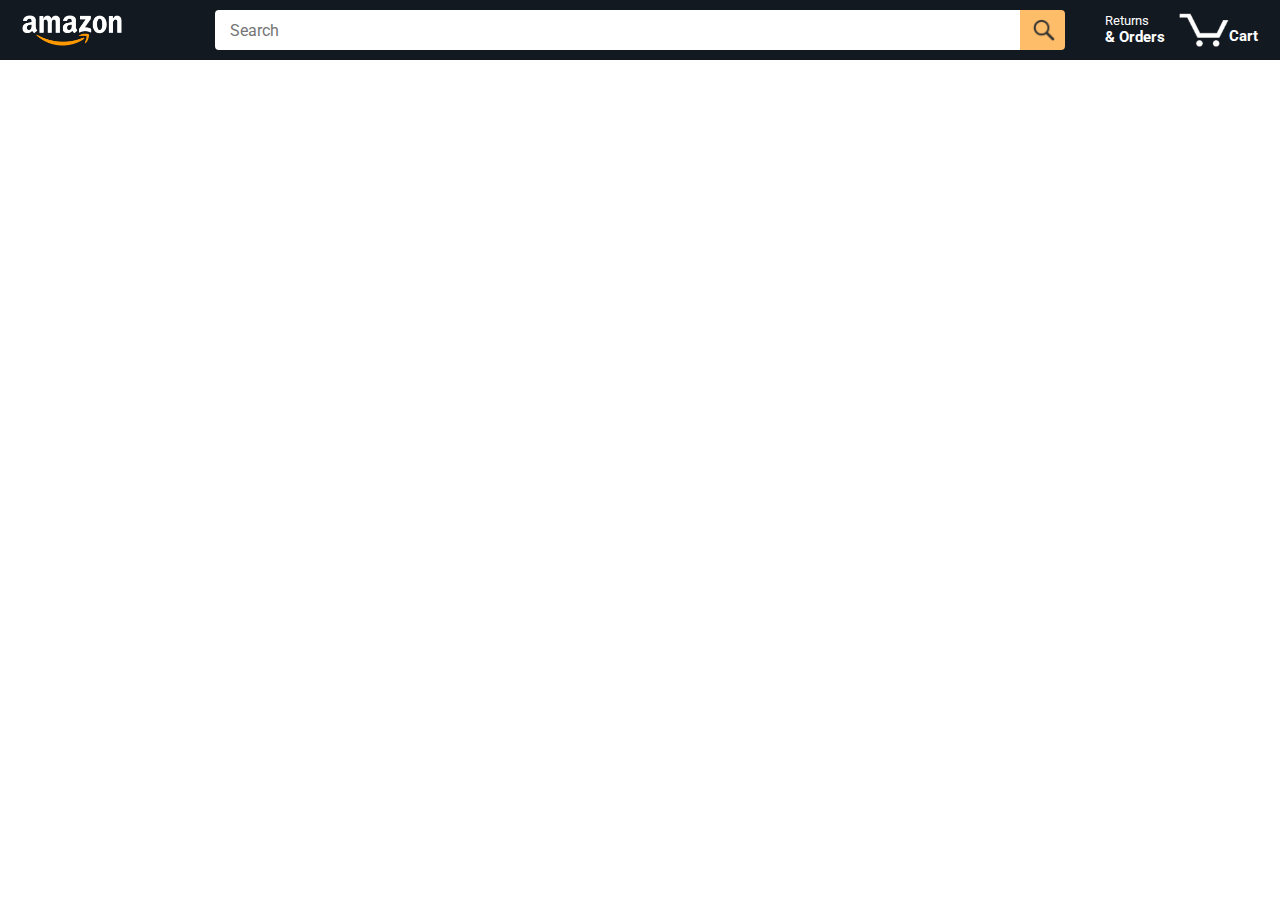
<file: index.html>
<!DOCTYPE html>
<html>
  <head>
    <title>Amazon Project</title>

    <!-- This code is needed for responsive design to work.
      (Responsive design = make the website look good on
      smaller screen sizes like a phone or a tablet). -->
    <meta name="viewport" content="width=device-width, initial-scale=1">

    <!-- Load a font called Roboto from Google Fonts. -->
    <link rel="preconnect" href="https://fonts.googleapis.com">
    <link rel="preconnect" href="https://fonts.gstatic.com" crossorigin>
    <link href="https://fonts.googleapis.com/css2?family=Roboto:wght@400;500;700&display=swap" rel="stylesheet">

    <!-- Here are the CSS files for this page. -->
    <link rel="stylesheet" href="styles/shared/general.css">
    <link rel="stylesheet" href="styles/shared/amazon-header.css">
    <link rel="stylesheet" href="styles/pages/amazon.css">
  </head>
  <body>
    <div class="amazon-header">
      <div class="amazon-header-left-section">
        <a href="index.html" class="header-link">
          <img class="amazon-logo"
            src="images/amazon-logo-white.png">
          <img class="amazon-mobile-logo"
            src="images/amazon-mobile-logo-white.png">
        </a>
      </div>

      <div class="amazon-header-middle-section">
        <input class="search-bar" type="text" placeholder="Search">

        <button class="search-button">
          <img class="search-icon" src="images/icons/search-icon.png">
        </button>
      </div>

      <div class="amazon-header-right-section">
        <a class="orders-link header-link" href="orders.html">
          <span class="returns-text">Returns</span>
          <span class="orders-text">& Orders</span>
        </a>

        <a class="cart-link header-link" href="checkout.html">
          <img class="cart-icon" src="images/icons/cart-icon.png">
          <div class="cart-quantity js-cart-quantity"></div>
          <div class="cart-text">Cart</div>
        </a>
      </div>
    </div>
    
    <div class="main">
      <div class="products-grid js-products-grid"></div>
    </div>


    <script type="module" src="./scripts/amazon.js"></script>
  </body>
</html>
</file>
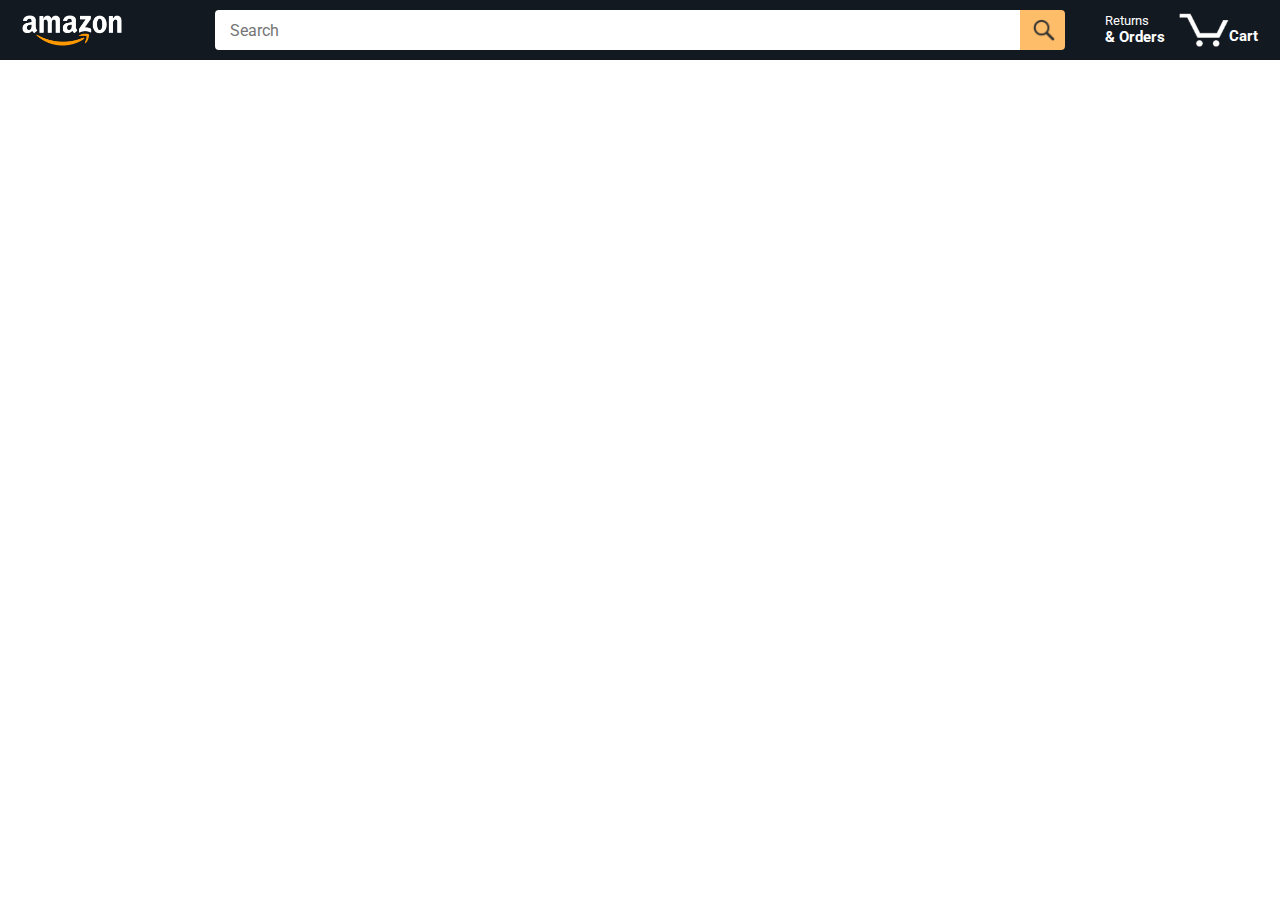
<file: amazon.html>
<!DOCTYPE html>
<html>
  <head>
    <title>Amazon Project</title>

    <!-- This code is needed for responsive design to work.
      (Responsive design = make the website look good on
      smaller screen sizes like a phone or a tablet). -->
    <meta name="viewport" content="width=device-width, initial-scale=1">

    <!-- Load a font called Roboto from Google Fonts. -->
    <link rel="preconnect" href="https://fonts.googleapis.com">
    <link rel="preconnect" href="https://fonts.gstatic.com" crossorigin>
    <link href="https://fonts.googleapis.com/css2?family=Roboto:wght@400;500;700&display=swap" rel="stylesheet">

    <!-- Here are the CSS files for this page. -->
    <link rel="stylesheet" href="styles/shared/general.css">
    <link rel="stylesheet" href="styles/shared/amazon-header.css">
    <link rel="stylesheet" href="styles/pages/amazon.css">
  </head>
  <body>
    <div class="amazon-header">
      <div class="amazon-header-left-section">
        <a href="amazon.html" class="header-link">
          <img class="amazon-logo"
            src="images/amazon-logo-white.png">
          <img class="amazon-mobile-logo"
            src="images/amazon-mobile-logo-white.png">
        </a>
      </div>

      <div class="amazon-header-middle-section">
        <input class="search-bar" type="text" placeholder="Search">

        <button class="search-button">
          <img class="search-icon" src="images/icons/search-icon.png">
        </button>
      </div>

      <div class="amazon-header-right-section">
        <a class="orders-link header-link" href="orders.html">
          <span class="returns-text">Returns</span>
          <span class="orders-text">& Orders</span>
        </a>

        <a class="cart-link header-link" href="checkout.html">
          <img class="cart-icon" src="images/icons/cart-icon.png">
          <div class="cart-quantity js-cart-quantity"></div>
          <div class="cart-text">Cart</div>
        </a>
      </div>
    </div>
    
    <div class="main">
      <div class="products-grid js-products-grid"></div>
    </div>


    <script type="module" src="./scripts/amazon.js"></script>
  </body>
</html>
</file>
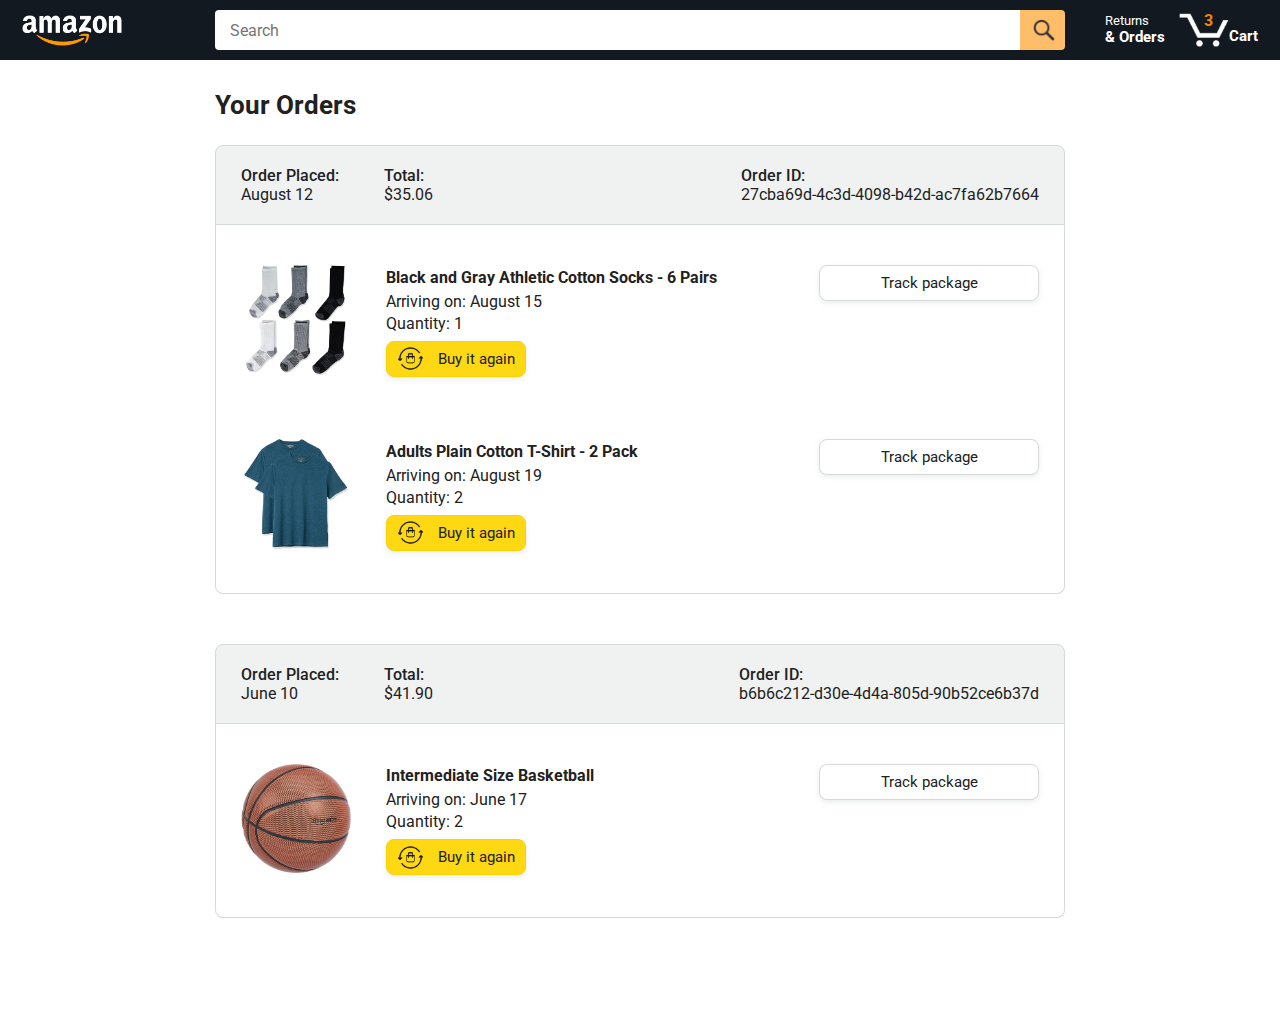
<file: orders.html>
<!DOCTYPE html>
<html>
  <head>
    <title>Orders</title>

    <!-- This code is needed for responsive design to work.
      (Responsive design = make the website look good on
      smaller screen sizes like a phone or a tablet). -->
    <meta name="viewport" content="width=device-width, initial-scale=1">

    <!-- Load a font called Roboto from Google Fonts. -->
    <link rel="preconnect" href="https://fonts.googleapis.com">
    <link rel="preconnect" href="https://fonts.gstatic.com" crossorigin>
    <link href="https://fonts.googleapis.com/css2?family=Roboto:wght@400;500;700&display=swap" rel="stylesheet">

    <!-- Here are the CSS files for this page. -->
    <link rel="stylesheet" href="styles/shared/general.css">
    <link rel="stylesheet" href="styles/shared/amazon-header.css">
    <link rel="stylesheet" href="styles/pages/orders.css">
  </head>
  <body>
    <div class="amazon-header">
      <div class="amazon-header-left-section">
        <a href="index.html" class="header-link">
          <img class="amazon-logo"
            src="images/amazon-logo-white.png">
          <img class="amazon-mobile-logo"
            src="images/amazon-mobile-logo-white.png">
        </a>
      </div>

      <div class="amazon-header-middle-section">
        <input class="search-bar" type="text" placeholder="Search">

        <button class="search-button">
          <img class="search-icon" src="images/icons/search-icon.png">
        </button>
      </div>

      <div class="amazon-header-right-section">
        <a class="orders-link header-link" href="orders.html">
          <span class="returns-text">Returns</span>
          <span class="orders-text">& Orders</span>
        </a>

        <a class="cart-link header-link" href="checkout.html">
          <img class="cart-icon" src="images/icons/cart-icon.png">
          <div class="cart-quantity">3</div>
          <div class="cart-text">Cart</div>
        </a>
      </div>
    </div>

    <div class="main">
      <div class="page-title">Your Orders</div>

      <div class="orders-grid">
        <div class="order-container">
          
          <div class="order-header">
            <div class="order-header-left-section">
              <div class="order-date">
                <div class="order-header-label">Order Placed:</div>
                <div>August 12</div>
              </div>
              <div class="order-total">
                <div class="order-header-label">Total:</div>
                <div>$35.06</div>
              </div>
            </div>

            <div class="order-header-right-section">
              <div class="order-header-label">Order ID:</div>
              <div>27cba69d-4c3d-4098-b42d-ac7fa62b7664</div>
            </div>
          </div>

          <div class="order-details-grid">
            <div class="product-image-container">
              <img src="images/products/athletic-cotton-socks-6-pairs.jpg">
            </div>

            <div class="product-details">
              <div class="product-name">
                Black and Gray Athletic Cotton Socks - 6 Pairs
              </div>
              <div class="product-delivery-date">
                Arriving on: August 15
              </div>
              <div class="product-quantity">
                Quantity: 1
              </div>
              <button class="buy-again-button button-primary">
                <img class="buy-again-icon" src="images/icons/buy-again.png">
                <span class="buy-again-message">Buy it again</span>
              </button>
            </div>

            <div class="product-actions">
              <a href="tracking.html?orderId=123&ProductId=456">
                <button class="track-package-button button-secondary">
                  Track package
                </button>
              </a>
            </div>

            <div class="product-image-container">
              <img src="images/products/adults-plain-cotton-tshirt-2-pack-teal.jpg">
            </div>

            <div class="product-details">
              <div class="product-name">
                Adults Plain Cotton T-Shirt - 2 Pack
              </div>
              <div class="product-delivery-date">
                Arriving on: August 19
              </div>
              <div class="product-quantity">
                Quantity: 2
              </div>
              <button class="buy-again-button button-primary">
                <img class="buy-again-icon" src="images/icons/buy-again.png">
                <span class="buy-again-message">Buy it again</span>
              </button>
            </div>

            <div class="product-actions">
              <a href="tracking.html">
                <button class="track-package-button button-secondary">
                  Track package
                </button>
              </a>
            </div>
          </div>
        </div>

        <div class="order-container">

          <div class="order-header">
            <div class="order-header-left-section">
              <div class="order-date">
                <div class="order-header-label">Order Placed:</div>
                <div>June 10</div>
              </div>
              <div class="order-total">
                <div class="order-header-label">Total:</div>
                <div>$41.90</div>
              </div>
            </div>

            <div class="order-header-right-section">
              <div class="order-header-label">Order ID:</div>
              <div>b6b6c212-d30e-4d4a-805d-90b52ce6b37d</div>
            </div>
          </div>

          <div class="order-details-grid">
            <div class="product-image-container">
              <img src="images/products/intermediate-composite-basketball.jpg">
            </div>

            <div class="product-details">
              <div class="product-name">
                Intermediate Size Basketball
              </div>
              <div class="product-delivery-date">
                Arriving on: June 17
              </div>
              <div class="product-quantity">
                Quantity: 2
              </div>
              <button class="buy-again-button button-primary">
                <img class="buy-again-icon" src="images/icons/buy-again.png">
                <span class="buy-again-message">Buy it again</span>
              </button>
            </div>

            <div class="product-actions">
              <a href="tracking.html">
                <button class="track-package-button button-secondary">
                  Track package
                </button>
              </a>
            </div>
          </div>
        </div>
      </div>
    </div>
  </body>
</html>
</file>
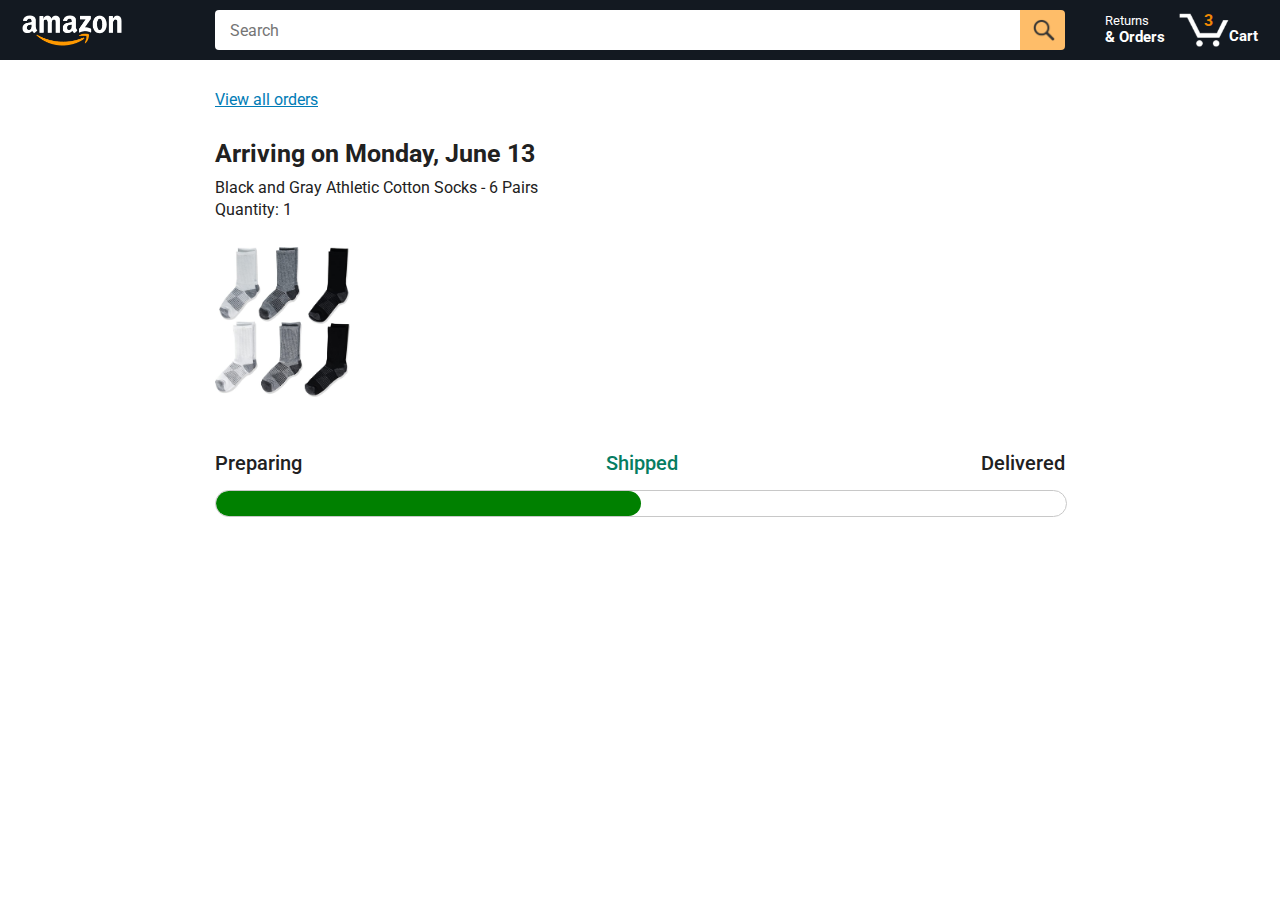
<file: tracking.html>
<!DOCTYPE html>
<html>
  <head>
    <title>Tracking</title>

    <!-- This code is needed for responsive design to work.
      (Responsive design = make the website look good on
      smaller screen sizes like a phone or a tablet). -->
    <meta name="viewport" content="width=device-width, initial-scale=1">

    <!-- Load a font called Roboto from Google Fonts. -->
    <link rel="preconnect" href="https://fonts.googleapis.com">
    <link rel="preconnect" href="https://fonts.gstatic.com" crossorigin>
    <link href="https://fonts.googleapis.com/css2?family=Roboto:wght@400;500;700&display=swap" rel="stylesheet">

    <!-- Here are the CSS files for this page. -->
    <link rel="stylesheet" href="styles/shared/general.css">
    <link rel="stylesheet" href="styles/shared/amazon-header.css">
    <link rel="stylesheet" href="styles/pages/tracking.css">
  </head>
  <body>
    <div class="amazon-header">
      <div class="amazon-header-left-section">
        <a href="index.html" class="header-link">
          <img class="amazon-logo"
            src="images/amazon-logo-white.png">
          <img class="amazon-mobile-logo"
            src="images/amazon-mobile-logo-white.png">
        </a>
      </div>

      <div class="amazon-header-middle-section">
        <input class="search-bar" type="text" placeholder="Search">

        <button class="search-button">
          <img class="search-icon" src="images/icons/search-icon.png">
        </button>
      </div>

      <div class="amazon-header-right-section">
        <a class="orders-link header-link" href="orders.html">
          <span class="returns-text">Returns</span>
          <span class="orders-text">& Orders</span>
        </a>

        <a class="cart-link header-link" href="checkout.html">
          <img class="cart-icon" src="images/icons/cart-icon.png">
          <div class="cart-quantity">3</div>
          <div class="cart-text">Cart</div>
        </a>
      </div>
    </div>

    <div class="main">
      <div class="order-tracking">
        <a class="back-to-orders-link link-primary" href="orders.html">
          View all orders
        </a>

        <div class="delivery-date">
          Arriving on Monday, June 13
        </div>

        <div class="product-info">
          Black and Gray Athletic Cotton Socks - 6 Pairs
        </div>

        <div class="product-info">
          Quantity: 1
        </div>

        <img class="product-image" src="images/products/athletic-cotton-socks-6-pairs.jpg">

        <div class="progress-labels-container">
          <div class="progress-label">
            Preparing
          </div>
          <div class="progress-label current-status">
            Shipped
          </div>
          <div class="progress-label">
            Delivered
          </div>
        </div>

        <div class="progress-bar-container">
          <div class="progress-bar"></div>
        </div>
      </div>
    </div>

    <script>

      const url = new URL(window.location.href);
      console.log(url.searchParams.get('orderId'));
      console.log(url.searchParams.get('productId'));
    </script>
  </body>
</html>
</file>
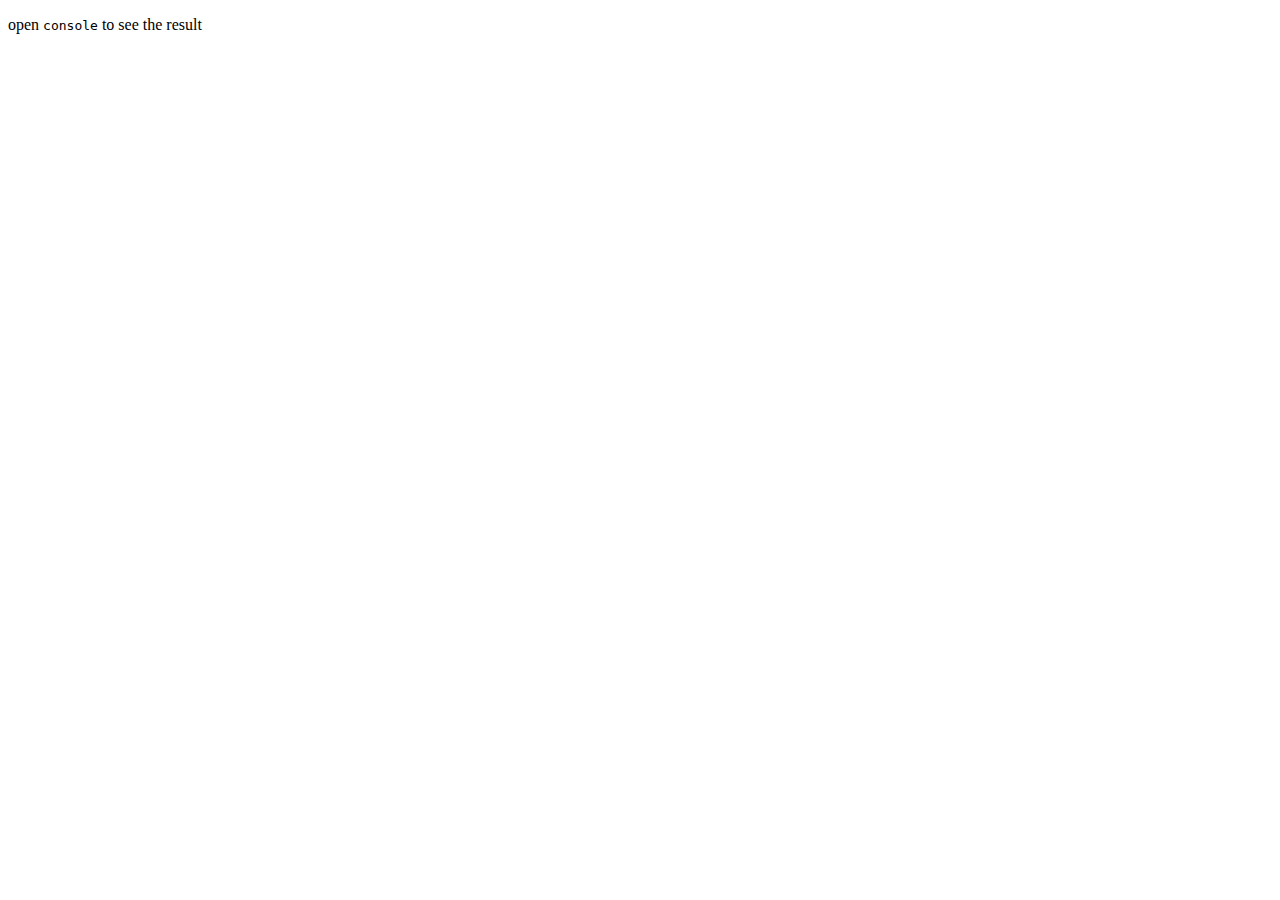
<file: Tests/test.html>
<!DOCTYPE html>
<html lang="en">
<head>
  <meta charset="UTF-8">
  <meta name="viewport" content="width=device-width, initial-scale=1.0">
  <title>test file</title>
</head>
<body>
  <p>open <code>console</code> to see the result</p>  

  <script type="module" src="./moneyTest.js"></script>
</body>
</html>
</file>
<file: styles/shared/general.css>
body {
  font-family: Roboto, Arial;
  color: rgb(33, 33, 33);
  /* The <body> element has a default margin of 8px
     on all sides. This removes the default margins. */
  margin: 0;
}

/* <p> elements have a default margin on the top
   and bottom. This removes the default margins. */
p {
  margin: 0;
}

button {
  cursor: pointer;
}

select {
  cursor: pointer;
}

input, select, button {
  font-family: Roboto, Arial;
}

.button-primary {
  color: rgb(33, 33, 33);
  background-color: rgb(255, 216, 20);
  border: 1px solid rgb(252, 210, 0);
  border-radius: 8px;
  cursor: pointer;
  box-shadow: 0 2px 5px rgba(213, 217, 217, 0.5);
}

.button-primary:hover {
  background-color: rgb(247, 202, 0);
  border: 1px solid rgb(242, 194, 0);
}

.button-primary:active {
  background: rgb(255, 216, 20);
  border-color: rgb(252, 210, 0);
  box-shadow: none;
}

.button-secondary {
  color: rgb(33, 33, 33);
  background: white;
  border: 1px solid rgb(213, 217, 217);
  border-radius: 8px;
  cursor: pointer;
  box-shadow: 0 2px 5px rgba(213, 217, 217, 0.5);
}

.button-secondary:hover {
  background-color: rgb(247, 250, 250);
}

.button-secondary:active {
  background-color: rgb(237, 253, 255);
  box-shadow: none;
}

/* These styles will limit text to 2 lines. Anything
   beyond 2 lines will be replaced with "..."
   You can find this code by using an A.I. tool or by
   searching in Google.
   https://css-tricks.com/almanac/properties/l/line-clamp/ */
.limit-text-to-2-lines {
  display: -webkit-box;
  -webkit-line-clamp: 2;
  -webkit-box-orient: vertical;
  overflow: hidden;
}

.link-primary {
  color: rgb(1, 124, 182);
  cursor: pointer;
}

.link-primary:hover {
  color: rgb(196, 80, 0);
}

/* Styles for dropdown selectors. */
select {
  color: rgb(33, 33, 33);
  background-color: rgb(240, 240, 240);
  border: 1px solid rgb(213, 217, 217);
  border-radius: 8px;
  padding: 3px 5px;
  font-size: 15px;
  cursor: pointer;
  box-shadow: 0 2px 5px rgba(213, 217, 217, 0.5);
}

select:focus,
input:focus {
  outline: 2px solid rgb(255, 153, 0);
}
</file>
<file: styles/shared/amazon-header.css>
.amazon-header {
  background-color: rgb(19, 25, 33);
  color: white;
  padding-left: 15px;
  padding-right: 15px;

  display: flex;
  align-items: center;
  justify-content: space-between;

  position: fixed;
  top: 0;
  left: 0;
  right: 0;
  height: 60px;
}

.amazon-header-left-section {
  width: 180px;
}

@media (max-width: 800px) {
  .amazon-header-left-section {
    width: unset;
  }
}

.header-link {
  display: inline-block;
  padding: 6px;
  border-radius: 2px;
  cursor: pointer;
  text-decoration: none;
  border: 1px solid rgba(0, 0, 0, 0);
}

.header-link:hover {
  border: 1px solid white;
}

.amazon-logo {
  width: 100px;
  margin-top: 5px;
}

.amazon-mobile-logo {
  display: none;
}

@media (max-width: 575px) {
  .amazon-logo {
    display: none;
  }

  .amazon-mobile-logo {
    display: block;
    height: 35px;
    margin-top: 5px;
  }
}

.amazon-header-middle-section {
  flex: 1;
  max-width: 850px;
  margin-left: 10px;
  margin-right: 10px;
  display: flex;
}

.search-bar {
  flex: 1;
  width: 0;
  font-size: 16px;
  height: 38px;
  padding-left: 15px;
  border: none;
  border-top-left-radius: 4px;
  border-bottom-left-radius: 4px;
  border-top-right-radius: 0;
  border-bottom-right-radius: 0;
}

.search-button {
  background-color: rgb(254, 189, 105);
  border: none;
  width: 45px;
  height: 40px;
  border-top-right-radius: 4px;
  border-bottom-right-radius: 4px;
  flex-shrink: 0;
}

.search-icon {
  height: 22px;
  margin-left: 2px;
  margin-top: 3px;
}

.amazon-header-right-section {
  width: 180px;
  flex-shrink: 0;
  display: flex;
  justify-content: end;
}

.orders-link {
  color: white;
}

.returns-text {
  display: block;
  font-size: 13px;
}

.orders-text {
  display: block;
  font-size: 15px;
  font-weight: 700;
}

.cart-link {
  color: white;
  display: flex;
  align-items: center;
  position: relative;
}

.cart-icon {
  width: 50px;
}

.cart-text {
  margin-top: 12px;
  font-size: 15px;
  font-weight: 700;
}

.cart-quantity {
  color: rgb(240, 136, 4);
  font-size: 16px;
  font-weight: 700;

  position: absolute;
  top: 4px;
  left: 22px;
  
  width: 26px;
  text-align: center;
}
</file>
<file: styles/pages/amazon.css>
.main {
  margin-top: 60px;
}

.products-grid {
  display: grid;

  /* - In CSS Grid, 1fr means a column will take up the
       remaining space in the grid.
     - If we write 1fr 1fr ... 1fr; 8 times, this will
       divide the grid into 8 columns, each taking up an
       equal amount of the space.
     - repeat(8, 1fr); is a shortcut for repeating "1fr"
       8 times (instead of typing out "1fr" 8 times).
       repeat(...) is a special property that works with
       display: grid; */
  grid-template-columns: repeat(8, 1fr);
}

/* @media is used to create responsive design (making the
   website look good on any screen size). This @media
   means when the screen width is 2000px or less, we
   will divide the grid into 7 columns instead of 8. */
@media (max-width: 2000px) {
  .products-grid {
    grid-template-columns: repeat(7, 1fr);
  }
}

/* This @media means when the screen width is 1600px or
   less, we will divide the grid into 6 columns. */
@media (max-width: 1600px) {
  .products-grid {
    grid-template-columns: repeat(6, 1fr);
  }
}

@media (max-width: 1300px) {
  .products-grid {
    grid-template-columns: repeat(5, 1fr);
  }
}

@media (max-width: 1000px) {
  .products-grid {
    grid-template-columns: repeat(4, 1fr);
  }
}

@media (max-width: 800px) {
  .products-grid {
    grid-template-columns: repeat(3, 1fr);
  }
}

@media (max-width: 575px) {
  .products-grid {
    grid-template-columns: repeat(2, 1fr);
  }
}

@media (max-width: 450px) {
  .products-grid {
    grid-template-columns: 1fr;
  }
}

.product-container {
  padding-top: 40px;
  padding-bottom: 25px;
  padding-left: 25px;
  padding-right: 25px;

  border-right: 1px solid rgb(231, 231, 231);
  border-bottom: 1px solid rgb(231, 231, 231);

  display: flex;
  flex-direction: column;
}

.product-image-container {
  display: flex;
  justify-content: center;
  align-items: center;

  height: 180px;
  margin-bottom: 20px;
}

.product-image {
  /* Images will overflow their container by default. To
    prevent this, we set max-width and max-height to 100%
    so they stay inside their container. */
  max-width: 100%;
  max-height: 100%;
}

.product-name {
  height: 40px;
  margin-bottom: 5px;
}

.product-rating-container {
  display: flex;
  align-items: center;
  margin-bottom: 10px;
}

.product-rating-stars {
  width: 100px;
  margin-right: 6px;
}

.product-rating-count {
  color: rgb(1, 124, 182);
  cursor: pointer;
  margin-top: 3px;
}

.product-price {
  font-weight: 700;
  margin-bottom: 10px;
}

.product-quantity-container {
  margin-bottom: 17px;
}

.product-spacer {
  flex: 1;
}

.added-to-cart {
  color: rgb(6, 125, 98);
  font-size: 16px;

  display: flex;
  align-items: center;
  margin-bottom: 8px;

  /* At first, the "Added to cart" message will
     be invisible. Use JavaScript to change the
     opacity and make it visible. */
  opacity: 0;
}

.added-to-cart-visible{
  opacity: 1;
}

.added-to-cart img {
  height: 20px;
  margin-right: 5px;
}

.add-to-cart-button {
  width: 100%;
  padding: 8px;
  border-radius: 50px;
}
</file>
<file: styles/pages/orders.css>
.main {
  max-width: 850px;
  margin-top: 90px;
  margin-bottom: 100px;
  padding-left: 20px;
  padding-right: 20px;

  /* margin-left: auto;
     margin-right auto;
     Is a trick for centering an element horizontally
     without needing a container. */
  margin-left: auto;
  margin-right: auto;
}

.page-title {
  font-weight: 700;
  font-size: 26px;
  margin-bottom: 25px;
}

.orders-grid {
  display: grid;
  grid-template-columns: 1fr;
  row-gap: 50px;
}

.order-header {
  background-color: rgb(240, 242, 242);
  border: 1px solid rgb(213, 217, 217);

  display: flex;
  align-items: center;
  justify-content: space-between;

  padding: 20px 25px;
  border-top-left-radius: 8px;
  border-top-right-radius: 8px;
}

.order-header-left-section {
  display: flex;
  flex-shrink: 0;
}

.order-header-label {
  font-weight: 500;
}

.order-date,
.order-total {
  margin-right: 45px;
}

.order-header-right-section {
  flex-shrink: 1;
}

@media (max-width: 575px) {
  .order-header {
    flex-direction: column;
    align-items: start;
    line-height: 23px;
    padding: 15px;
  }

  .order-header-left-section {
    flex-direction: column;
  }

  .order-header-label {
    margin-right: 5px;
  }

  .order-date,
  .order-total {
    display: grid;
    grid-template-columns: auto 1fr;
    margin-right: 0;
  }

  .order-header-right-section {
    display: grid;
    grid-template-columns: auto 1fr;
  }
}

.order-details-grid {
  padding: 40px 25px;
  border: 1px solid rgb(213, 217, 217);
  border-top: none;
  border-bottom-left-radius: 8px;
  border-bottom-right-radius: 8px;

  display: grid;
  grid-template-columns: 110px 1fr 220px;
  column-gap: 35px;
  row-gap: 60px;
  align-items: center;
}

@media (max-width: 800px) {
  .order-details-grid {
    grid-template-columns: 110px 1fr;
    row-gap: 0;
    padding-bottom: 8px;
  }
}

@media (max-width: 450px) {
  .order-details-grid {
    grid-template-columns: 1fr;
  }
}

.product-image-container {
  text-align: center;
}

.product-image-container img {
  max-width: 110px;
  max-height: 110px;
}

.product-name {
  font-weight: 700;
  margin-bottom: 5px;
}

.product-delivery-date {
  margin-bottom: 3px;
}

.product-quantity {
  margin-bottom: 8px;
}

.buy-again-button {
  font-size: 15px;
  width: 140px;
  height: 36px;
  border-radius: 8px;

  display: flex;
  align-items: center;
  justify-content: center;
}

.buy-again-icon {
  width: 25px;
  margin-right: 15px;
}

.product-actions {
  align-self: start;
}

.track-package-button {
  width: 100%;
  font-size: 15px;
  padding: 8px;
}

@media (max-width: 800px) {
  .buy-again-button {
    margin-bottom: 10px;
  }

  .product-actions {
    /* grid-column: 2 means this element will be placed
       in column 2 in the grid. (Normally, the column that
       an element is placed in is determined by the order
       of the elements in the HTML. grid-column overrides
       this default ordering). */
    grid-column: 2;
    margin-bottom: 30px;
  }

  .track-package-button {
    width: 140px;
  }
}

@media (max-width: 450px) {
  .product-image-container {
    text-align: center;
    margin-bottom: 25px;
  }

  .product-image-container img {
    max-width: 150px;
    max-height: 150px;
  }

  .product-name {
    margin-bottom: 10px;
  }

  .product-quantity {
    margin-bottom: 15px;
  }

  .buy-again-button {
    width: 100%;
    margin-bottom: 15px;
  }

  .product-actions {
    /* grid-column: auto; undos grid-column: 2; from above.
       This element will now be placed in its normal column
       in the grid. */
    grid-column: auto;
    margin-bottom: 70px;
  }

  .track-package-button {
    width: 100%;
    padding: 12px;
  }
}
</file>
<file: styles/pages/tracking.css>
.main {
  max-width: 850px;
  margin-top: 90px;
  margin-bottom: 100px;
  padding-left: 30px;
  padding-right: 30px;

  /* margin-left: auto;
     margin-right auto;
     Is a trick for centering an element horizontally
     without needing a container. */
  margin-left: auto;
  margin-right: auto;
}

.back-to-orders-link {
  display: inline-block;
  margin-bottom: 30px;
}

.delivery-date {
  font-size: 25px;
  font-weight: 700;
  margin-bottom: 10px;
}

.product-info {
  margin-bottom: 3px;
}

.product-image {
  max-width: 150px;
  max-height: 150px;
  margin-top: 25px;
  margin-bottom: 50px;
}

.progress-labels-container {
  display: flex;
  justify-content: space-between;
  font-size: 20px;
  font-weight: 500;
  margin-bottom: 15px;
}

.current-status {
  color: rgb(6, 125, 98);
}

@media (max-width: 575px) {
  .progress-labels-container {
    font-size: 16px;
  }
}

@media (max-width: 450px) {
  .progress-labels-container {
    flex-direction: column;
    margin-bottom: 5px;
  }

  .progress-label {
    margin-bottom: 3px;
  }
}

.progress-bar-container {
  height: 25px;
  width: 100%;

  border: 1px solid rgb(200, 200, 200);
  border-radius: 50px;
  overflow: hidden;
}

.progress-bar {
  height: 100%;
  background-color: green;
  border-radius: 50px;
  width: 50%;
}
</file>
